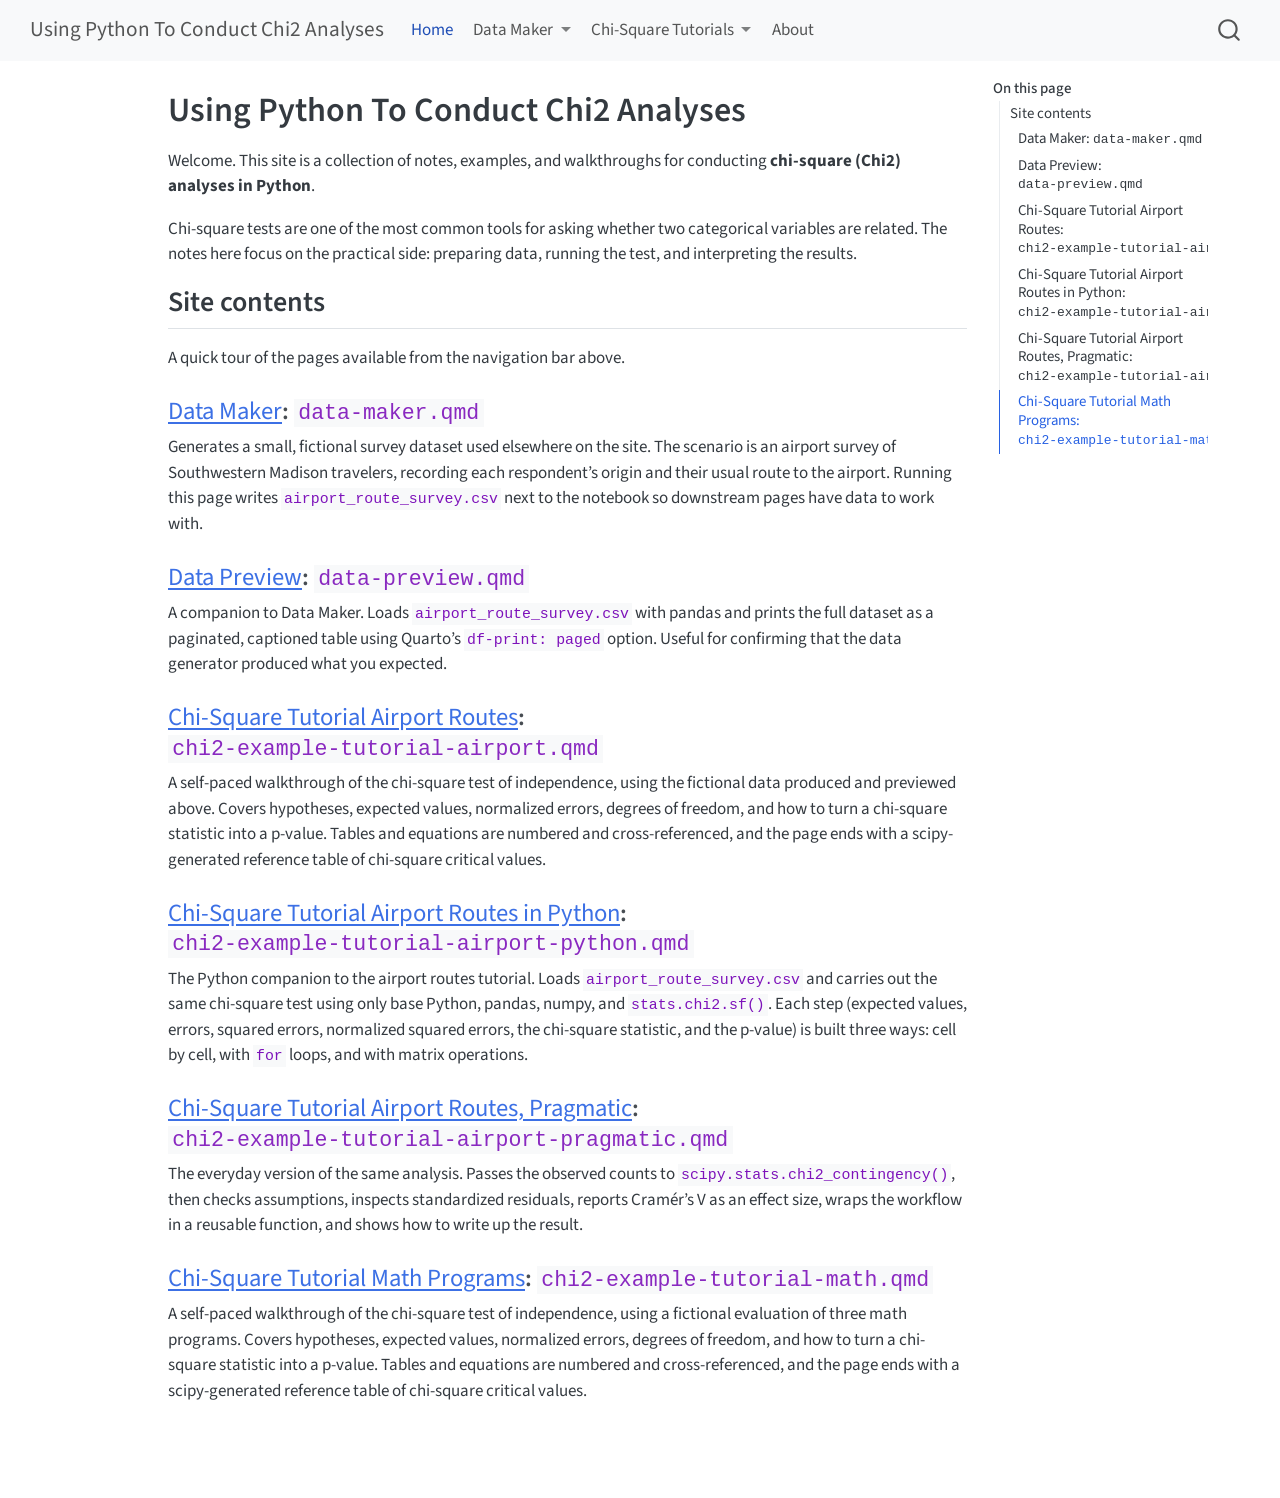
<file: index.html>
<!DOCTYPE html>
<html xmlns="http://www.w3.org/1999/xhtml" lang="en" xml:lang="en"><head>

<meta charset="utf-8">
<meta name="generator" content="quarto-1.6.39">

<meta name="viewport" content="width=device-width, initial-scale=1.0, user-scalable=yes">


<title>Using Python To Conduct Chi2 Analyses</title>
<style>
code{white-space: pre-wrap;}
span.smallcaps{font-variant: small-caps;}
div.columns{display: flex; gap: min(4vw, 1.5em);}
div.column{flex: auto; overflow-x: auto;}
div.hanging-indent{margin-left: 1.5em; text-indent: -1.5em;}
ul.task-list{list-style: none;}
ul.task-list li input[type="checkbox"] {
  width: 0.8em;
  margin: 0 0.8em 0.2em -1em; /* quarto-specific, see https://github.com/quarto-dev/quarto-cli/issues/4556 */ 
  vertical-align: middle;
}
</style>


<script src="site_libs/quarto-nav/quarto-nav.js"></script>
<script src="site_libs/quarto-nav/headroom.min.js"></script>
<script src="site_libs/clipboard/clipboard.min.js"></script>
<script src="site_libs/quarto-search/autocomplete.umd.js"></script>
<script src="site_libs/quarto-search/fuse.min.js"></script>
<script src="site_libs/quarto-search/quarto-search.js"></script>
<meta name="quarto:offset" content="./">
<script src="site_libs/quarto-html/quarto.js"></script>
<script src="site_libs/quarto-html/popper.min.js"></script>
<script src="site_libs/quarto-html/tippy.umd.min.js"></script>
<script src="site_libs/quarto-html/anchor.min.js"></script>
<link href="site_libs/quarto-html/tippy.css" rel="stylesheet">
<link href="site_libs/quarto-html/quarto-syntax-highlighting-e26003cea8cd680ca0c55a263523d882.css" rel="stylesheet" id="quarto-text-highlighting-styles">
<script src="site_libs/bootstrap/bootstrap.min.js"></script>
<link href="site_libs/bootstrap/bootstrap-icons.css" rel="stylesheet">
<link href="site_libs/bootstrap/bootstrap-6bd9cfa162949bde0a231f530c97869d.min.css" rel="stylesheet" append-hash="true" id="quarto-bootstrap" data-mode="light">
<script id="quarto-search-options" type="application/json">{
  "location": "navbar",
  "copy-button": false,
  "collapse-after": 3,
  "panel-placement": "end",
  "type": "overlay",
  "limit": 50,
  "keyboard-shortcut": [
    "f",
    "/",
    "s"
  ],
  "show-item-context": false,
  "language": {
    "search-no-results-text": "No results",
    "search-matching-documents-text": "matching documents",
    "search-copy-link-title": "Copy link to search",
    "search-hide-matches-text": "Hide additional matches",
    "search-more-match-text": "more match in this document",
    "search-more-matches-text": "more matches in this document",
    "search-clear-button-title": "Clear",
    "search-text-placeholder": "",
    "search-detached-cancel-button-title": "Cancel",
    "search-submit-button-title": "Submit",
    "search-label": "Search"
  }
}</script>


<link rel="stylesheet" href="styles.css">
</head>

<body class="nav-fixed">

<div id="quarto-search-results"></div>
  <header id="quarto-header" class="headroom fixed-top">
    <nav class="navbar navbar-expand-lg " data-bs-theme="dark">
      <div class="navbar-container container-fluid">
      <div class="navbar-brand-container mx-auto">
    <a class="navbar-brand" href="./index.html">
    <span class="navbar-title">Using Python To Conduct Chi2 Analyses</span>
    </a>
  </div>
            <div id="quarto-search" class="" title="Search"></div>
          <button class="navbar-toggler" type="button" data-bs-toggle="collapse" data-bs-target="#navbarCollapse" aria-controls="navbarCollapse" role="menu" aria-expanded="false" aria-label="Toggle navigation" onclick="if (window.quartoToggleHeadroom) { window.quartoToggleHeadroom(); }">
  <span class="navbar-toggler-icon"></span>
</button>
          <div class="collapse navbar-collapse" id="navbarCollapse">
            <ul class="navbar-nav navbar-nav-scroll me-auto">
  <li class="nav-item">
    <a class="nav-link active" href="./index.html" aria-current="page"> 
<span class="menu-text">Home</span></a>
  </li>  
  <li class="nav-item dropdown ">
    <a class="nav-link dropdown-toggle" href="#" id="nav-menu-data-maker" role="link" data-bs-toggle="dropdown" aria-expanded="false">
 <span class="menu-text">Data Maker</span>
    </a>
    <ul class="dropdown-menu" aria-labelledby="nav-menu-data-maker">    
        <li>
    <a class="dropdown-item" href="./data-maker.html">
 <span class="dropdown-text">Data Maker</span></a>
  </li>  
        <li>
    <a class="dropdown-item" href="./data-preview.html">
 <span class="dropdown-text">Data Preview</span></a>
  </li>  
    </ul>
  </li>
  <li class="nav-item dropdown ">
    <a class="nav-link dropdown-toggle" href="#" id="nav-menu-chi-square-tutorials" role="link" data-bs-toggle="dropdown" aria-expanded="false">
 <span class="menu-text">Chi-Square Tutorials</span>
    </a>
    <ul class="dropdown-menu" aria-labelledby="nav-menu-chi-square-tutorials">    
        <li>
    <a class="dropdown-item" href="./chi2-example-tutorial-airport.html">
 <span class="dropdown-text">Airport Routes</span></a>
  </li>  
        <li>
    <a class="dropdown-item" href="./chi2-example-tutorial-airport-python.html">
 <span class="dropdown-text">Airport Routes in Python</span></a>
  </li>  
        <li>
    <a class="dropdown-item" href="./chi2-example-tutorial-airport-pragmatic.html">
 <span class="dropdown-text">Airport Routes, Pragmatic</span></a>
  </li>  
        <li>
    <a class="dropdown-item" href="./chi2-example-tutorial-math.html">
 <span class="dropdown-text">Math Programs</span></a>
  </li>  
    </ul>
  </li>
  <li class="nav-item">
    <a class="nav-link" href="./about.html"> 
<span class="menu-text">About</span></a>
  </li>  
</ul>
          </div> <!-- /navcollapse -->
            <div class="quarto-navbar-tools">
</div>
      </div> <!-- /container-fluid -->
    </nav>
</header>
<!-- content -->
<div id="quarto-content" class="quarto-container page-columns page-rows-contents page-layout-article page-navbar">
<!-- sidebar -->
<!-- margin-sidebar -->
    <div id="quarto-margin-sidebar" class="sidebar margin-sidebar">
        <nav id="TOC" role="doc-toc" class="toc-active">
    <h2 id="toc-title">On this page</h2>
   
  <ul>
  <li><a href="#site-contents" id="toc-site-contents" class="nav-link active" data-scroll-target="#site-contents">Site contents</a>
  <ul class="collapse">
  <li><a href="#data-maker-data-maker.qmd" id="toc-data-maker-data-maker.qmd" class="nav-link" data-scroll-target="#data-maker-data-maker.qmd">Data Maker: <code>data-maker.qmd</code></a></li>
  <li><a href="#data-preview-data-preview.qmd" id="toc-data-preview-data-preview.qmd" class="nav-link" data-scroll-target="#data-preview-data-preview.qmd">Data Preview: <code>data-preview.qmd</code></a></li>
  <li><a href="#chi-square-tutorial-airport-routes-chi2-example-tutorial-airport.qmd" id="toc-chi-square-tutorial-airport-routes-chi2-example-tutorial-airport.qmd" class="nav-link" data-scroll-target="#chi-square-tutorial-airport-routes-chi2-example-tutorial-airport.qmd">Chi-Square Tutorial Airport Routes: <code>chi2-example-tutorial-airport.qmd</code></a></li>
  <li><a href="#chi-square-tutorial-airport-routes-in-python-chi2-example-tutorial-airport-python.qmd" id="toc-chi-square-tutorial-airport-routes-in-python-chi2-example-tutorial-airport-python.qmd" class="nav-link" data-scroll-target="#chi-square-tutorial-airport-routes-in-python-chi2-example-tutorial-airport-python.qmd">Chi-Square Tutorial Airport Routes in Python: <code>chi2-example-tutorial-airport-python.qmd</code></a></li>
  <li><a href="#chi-square-tutorial-airport-routes-pragmatic-chi2-example-tutorial-airport-pragmatic.qmd" id="toc-chi-square-tutorial-airport-routes-pragmatic-chi2-example-tutorial-airport-pragmatic.qmd" class="nav-link" data-scroll-target="#chi-square-tutorial-airport-routes-pragmatic-chi2-example-tutorial-airport-pragmatic.qmd">Chi-Square Tutorial Airport Routes, Pragmatic: <code>chi2-example-tutorial-airport-pragmatic.qmd</code></a></li>
  <li><a href="#chi-square-tutorial-math-programs-chi2-example-tutorial-math.qmd" id="toc-chi-square-tutorial-math-programs-chi2-example-tutorial-math.qmd" class="nav-link" data-scroll-target="#chi-square-tutorial-math-programs-chi2-example-tutorial-math.qmd">Chi-Square Tutorial Math Programs: <code>chi2-example-tutorial-math.qmd</code></a></li>
  </ul></li>
  </ul>
</nav>
    </div>
<!-- main -->
<main class="content" id="quarto-document-content">

<header id="title-block-header" class="quarto-title-block default">
<div class="quarto-title">
<h1 class="title">Using Python To Conduct Chi2 Analyses</h1>
</div>



<div class="quarto-title-meta">

    
  
    
  </div>
  


</header>


<p>Welcome. This site is a collection of notes, examples, and walkthroughs for conducting <strong>chi-square (Chi2) analyses in Python</strong>.</p>
<p>Chi-square tests are one of the most common tools for asking whether two categorical variables are related. The notes here focus on the practical side: preparing data, running the test, and interpreting the results.</p>
<section id="site-contents" class="level2">
<h2 class="anchored" data-anchor-id="site-contents">Site contents</h2>
<p>A quick tour of the pages available from the navigation bar above.</p>
<section id="data-maker-data-maker.qmd" class="level3">
<h3 class="anchored" data-anchor-id="data-maker-data-maker.qmd"><a href="./data-maker.html">Data Maker</a>: <code>data-maker.qmd</code></h3>
<p>Generates a small, fictional survey dataset used elsewhere on the site. The scenario is an airport survey of Southwestern Madison travelers, recording each respondent’s origin and their usual route to the airport. Running this page writes <code>airport_route_survey.csv</code> next to the notebook so downstream pages have data to work with.</p>
</section>
<section id="data-preview-data-preview.qmd" class="level3">
<h3 class="anchored" data-anchor-id="data-preview-data-preview.qmd"><a href="./data-preview.html">Data Preview</a>: <code>data-preview.qmd</code></h3>
<p>A companion to Data Maker. Loads <code>airport_route_survey.csv</code> with pandas and prints the full dataset as a paginated, captioned table using Quarto’s <code>df-print: paged</code> option. Useful for confirming that the data generator produced what you expected.</p>
</section>
<section id="chi-square-tutorial-airport-routes-chi2-example-tutorial-airport.qmd" class="level3">
<h3 class="anchored" data-anchor-id="chi-square-tutorial-airport-routes-chi2-example-tutorial-airport.qmd"><a href="./chi2-example-tutorial-airport.html">Chi-Square Tutorial Airport Routes</a>: <code>chi2-example-tutorial-airport.qmd</code></h3>
<p>A self-paced walkthrough of the chi-square test of independence, using the fictional data produced and previewed above. Covers hypotheses, expected values, normalized errors, degrees of freedom, and how to turn a chi-square statistic into a p-value. Tables and equations are numbered and cross-referenced, and the page ends with a scipy-generated reference table of chi-square critical values.</p>
</section>
<section id="chi-square-tutorial-airport-routes-in-python-chi2-example-tutorial-airport-python.qmd" class="level3">
<h3 class="anchored" data-anchor-id="chi-square-tutorial-airport-routes-in-python-chi2-example-tutorial-airport-python.qmd"><a href="./chi2-example-tutorial-airport-python.html">Chi-Square Tutorial Airport Routes in Python</a>: <code>chi2-example-tutorial-airport-python.qmd</code></h3>
<p>The Python companion to the airport routes tutorial. Loads <code>airport_route_survey.csv</code> and carries out the same chi-square test using only base Python, pandas, numpy, and <code>stats.chi2.sf()</code>. Each step (expected values, errors, squared errors, normalized squared errors, the chi-square statistic, and the p-value) is built three ways: cell by cell, with <code>for</code> loops, and with matrix operations.</p>
</section>
<section id="chi-square-tutorial-airport-routes-pragmatic-chi2-example-tutorial-airport-pragmatic.qmd" class="level3">
<h3 class="anchored" data-anchor-id="chi-square-tutorial-airport-routes-pragmatic-chi2-example-tutorial-airport-pragmatic.qmd"><a href="./chi2-example-tutorial-airport-pragmatic.html">Chi-Square Tutorial Airport Routes, Pragmatic</a>: <code>chi2-example-tutorial-airport-pragmatic.qmd</code></h3>
<p>The everyday version of the same analysis. Passes the observed counts to <code>scipy.stats.chi2_contingency()</code>, then checks assumptions, inspects standardized residuals, reports Cramér’s V as an effect size, wraps the workflow in a reusable function, and shows how to write up the result.</p>
</section>
<section id="chi-square-tutorial-math-programs-chi2-example-tutorial-math.qmd" class="level3">
<h3 class="anchored" data-anchor-id="chi-square-tutorial-math-programs-chi2-example-tutorial-math.qmd"><a href="./chi2-example-tutorial-math.html">Chi-Square Tutorial Math Programs</a>: <code>chi2-example-tutorial-math.qmd</code></h3>
<p>A self-paced walkthrough of the chi-square test of independence, using a fictional evaluation of three math programs. Covers hypotheses, expected values, normalized errors, degrees of freedom, and how to turn a chi-square statistic into a p-value. Tables and equations are numbered and cross-referenced, and the page ends with a scipy-generated reference table of chi-square critical values.</p>


</section>
</section>

</main> <!-- /main -->
<script id="quarto-html-after-body" type="application/javascript">
window.document.addEventListener("DOMContentLoaded", function (event) {
  const toggleBodyColorMode = (bsSheetEl) => {
    const mode = bsSheetEl.getAttribute("data-mode");
    const bodyEl = window.document.querySelector("body");
    if (mode === "dark") {
      bodyEl.classList.add("quarto-dark");
      bodyEl.classList.remove("quarto-light");
    } else {
      bodyEl.classList.add("quarto-light");
      bodyEl.classList.remove("quarto-dark");
    }
  }
  const toggleBodyColorPrimary = () => {
    const bsSheetEl = window.document.querySelector("link#quarto-bootstrap");
    if (bsSheetEl) {
      toggleBodyColorMode(bsSheetEl);
    }
  }
  toggleBodyColorPrimary();  
  const icon = "";
  const anchorJS = new window.AnchorJS();
  anchorJS.options = {
    placement: 'right',
    icon: icon
  };
  anchorJS.add('.anchored');
  const isCodeAnnotation = (el) => {
    for (const clz of el.classList) {
      if (clz.startsWith('code-annotation-')) {                     
        return true;
      }
    }
    return false;
  }
  const onCopySuccess = function(e) {
    // button target
    const button = e.trigger;
    // don't keep focus
    button.blur();
    // flash "checked"
    button.classList.add('code-copy-button-checked');
    var currentTitle = button.getAttribute("title");
    button.setAttribute("title", "Copied!");
    let tooltip;
    if (window.bootstrap) {
      button.setAttribute("data-bs-toggle", "tooltip");
      button.setAttribute("data-bs-placement", "left");
      button.setAttribute("data-bs-title", "Copied!");
      tooltip = new bootstrap.Tooltip(button, 
        { trigger: "manual", 
          customClass: "code-copy-button-tooltip",
          offset: [0, -8]});
      tooltip.show();    
    }
    setTimeout(function() {
      if (tooltip) {
        tooltip.hide();
        button.removeAttribute("data-bs-title");
        button.removeAttribute("data-bs-toggle");
        button.removeAttribute("data-bs-placement");
      }
      button.setAttribute("title", currentTitle);
      button.classList.remove('code-copy-button-checked');
    }, 1000);
    // clear code selection
    e.clearSelection();
  }
  const getTextToCopy = function(trigger) {
      const codeEl = trigger.previousElementSibling.cloneNode(true);
      for (const childEl of codeEl.children) {
        if (isCodeAnnotation(childEl)) {
          childEl.remove();
        }
      }
      return codeEl.innerText;
  }
  const clipboard = new window.ClipboardJS('.code-copy-button:not([data-in-quarto-modal])', {
    text: getTextToCopy
  });
  clipboard.on('success', onCopySuccess);
  if (window.document.getElementById('quarto-embedded-source-code-modal')) {
    const clipboardModal = new window.ClipboardJS('.code-copy-button[data-in-quarto-modal]', {
      text: getTextToCopy,
      container: window.document.getElementById('quarto-embedded-source-code-modal')
    });
    clipboardModal.on('success', onCopySuccess);
  }
    var localhostRegex = new RegExp(/^(?:http|https):\/\/localhost\:?[0-9]*\//);
    var mailtoRegex = new RegExp(/^mailto:/);
      var filterRegex = new RegExp("https:\/\/adamrossnelson\.github\.io\/airport-chi2\/");
    var isInternal = (href) => {
        return filterRegex.test(href) || localhostRegex.test(href) || mailtoRegex.test(href);
    }
    // Inspect non-navigation links and adorn them if external
 	var links = window.document.querySelectorAll('a[href]:not(.nav-link):not(.navbar-brand):not(.toc-action):not(.sidebar-link):not(.sidebar-item-toggle):not(.pagination-link):not(.no-external):not([aria-hidden]):not(.dropdown-item):not(.quarto-navigation-tool):not(.about-link)');
    for (var i=0; i<links.length; i++) {
      const link = links[i];
      if (!isInternal(link.href)) {
        // undo the damage that might have been done by quarto-nav.js in the case of
        // links that we want to consider external
        if (link.dataset.originalHref !== undefined) {
          link.href = link.dataset.originalHref;
        }
      }
    }
  function tippyHover(el, contentFn, onTriggerFn, onUntriggerFn) {
    const config = {
      allowHTML: true,
      maxWidth: 500,
      delay: 100,
      arrow: false,
      appendTo: function(el) {
          return el.parentElement;
      },
      interactive: true,
      interactiveBorder: 10,
      theme: 'quarto',
      placement: 'bottom-start',
    };
    if (contentFn) {
      config.content = contentFn;
    }
    if (onTriggerFn) {
      config.onTrigger = onTriggerFn;
    }
    if (onUntriggerFn) {
      config.onUntrigger = onUntriggerFn;
    }
    window.tippy(el, config); 
  }
  const noterefs = window.document.querySelectorAll('a[role="doc-noteref"]');
  for (var i=0; i<noterefs.length; i++) {
    const ref = noterefs[i];
    tippyHover(ref, function() {
      // use id or data attribute instead here
      let href = ref.getAttribute('data-footnote-href') || ref.getAttribute('href');
      try { href = new URL(href).hash; } catch {}
      const id = href.replace(/^#\/?/, "");
      const note = window.document.getElementById(id);
      if (note) {
        return note.innerHTML;
      } else {
        return "";
      }
    });
  }
  const xrefs = window.document.querySelectorAll('a.quarto-xref');
  const processXRef = (id, note) => {
    // Strip column container classes
    const stripColumnClz = (el) => {
      el.classList.remove("page-full", "page-columns");
      if (el.children) {
        for (const child of el.children) {
          stripColumnClz(child);
        }
      }
    }
    stripColumnClz(note)
    if (id === null || id.startsWith('sec-')) {
      // Special case sections, only their first couple elements
      const container = document.createElement("div");
      if (note.children && note.children.length > 2) {
        container.appendChild(note.children[0].cloneNode(true));
        for (let i = 1; i < note.children.length; i++) {
          const child = note.children[i];
          if (child.tagName === "P" && child.innerText === "") {
            continue;
          } else {
            container.appendChild(child.cloneNode(true));
            break;
          }
        }
        if (window.Quarto?.typesetMath) {
          window.Quarto.typesetMath(container);
        }
        return container.innerHTML
      } else {
        if (window.Quarto?.typesetMath) {
          window.Quarto.typesetMath(note);
        }
        return note.innerHTML;
      }
    } else {
      // Remove any anchor links if they are present
      const anchorLink = note.querySelector('a.anchorjs-link');
      if (anchorLink) {
        anchorLink.remove();
      }
      if (window.Quarto?.typesetMath) {
        window.Quarto.typesetMath(note);
      }
      if (note.classList.contains("callout")) {
        return note.outerHTML;
      } else {
        return note.innerHTML;
      }
    }
  }
  for (var i=0; i<xrefs.length; i++) {
    const xref = xrefs[i];
    tippyHover(xref, undefined, function(instance) {
      instance.disable();
      let url = xref.getAttribute('href');
      let hash = undefined; 
      if (url.startsWith('#')) {
        hash = url;
      } else {
        try { hash = new URL(url).hash; } catch {}
      }
      if (hash) {
        const id = hash.replace(/^#\/?/, "");
        const note = window.document.getElementById(id);
        if (note !== null) {
          try {
            const html = processXRef(id, note.cloneNode(true));
            instance.setContent(html);
          } finally {
            instance.enable();
            instance.show();
          }
        } else {
          // See if we can fetch this
          fetch(url.split('#')[0])
          .then(res => res.text())
          .then(html => {
            const parser = new DOMParser();
            const htmlDoc = parser.parseFromString(html, "text/html");
            const note = htmlDoc.getElementById(id);
            if (note !== null) {
              const html = processXRef(id, note);
              instance.setContent(html);
            } 
          }).finally(() => {
            instance.enable();
            instance.show();
          });
        }
      } else {
        // See if we can fetch a full url (with no hash to target)
        // This is a special case and we should probably do some content thinning / targeting
        fetch(url)
        .then(res => res.text())
        .then(html => {
          const parser = new DOMParser();
          const htmlDoc = parser.parseFromString(html, "text/html");
          const note = htmlDoc.querySelector('main.content');
          if (note !== null) {
            // This should only happen for chapter cross references
            // (since there is no id in the URL)
            // remove the first header
            if (note.children.length > 0 && note.children[0].tagName === "HEADER") {
              note.children[0].remove();
            }
            const html = processXRef(null, note);
            instance.setContent(html);
          } 
        }).finally(() => {
          instance.enable();
          instance.show();
        });
      }
    }, function(instance) {
    });
  }
      let selectedAnnoteEl;
      const selectorForAnnotation = ( cell, annotation) => {
        let cellAttr = 'data-code-cell="' + cell + '"';
        let lineAttr = 'data-code-annotation="' +  annotation + '"';
        const selector = 'span[' + cellAttr + '][' + lineAttr + ']';
        return selector;
      }
      const selectCodeLines = (annoteEl) => {
        const doc = window.document;
        const targetCell = annoteEl.getAttribute("data-target-cell");
        const targetAnnotation = annoteEl.getAttribute("data-target-annotation");
        const annoteSpan = window.document.querySelector(selectorForAnnotation(targetCell, targetAnnotation));
        const lines = annoteSpan.getAttribute("data-code-lines").split(",");
        const lineIds = lines.map((line) => {
          return targetCell + "-" + line;
        })
        let top = null;
        let height = null;
        let parent = null;
        if (lineIds.length > 0) {
            //compute the position of the single el (top and bottom and make a div)
            const el = window.document.getElementById(lineIds[0]);
            top = el.offsetTop;
            height = el.offsetHeight;
            parent = el.parentElement.parentElement;
          if (lineIds.length > 1) {
            const lastEl = window.document.getElementById(lineIds[lineIds.length - 1]);
            const bottom = lastEl.offsetTop + lastEl.offsetHeight;
            height = bottom - top;
          }
          if (top !== null && height !== null && parent !== null) {
            // cook up a div (if necessary) and position it 
            let div = window.document.getElementById("code-annotation-line-highlight");
            if (div === null) {
              div = window.document.createElement("div");
              div.setAttribute("id", "code-annotation-line-highlight");
              div.style.position = 'absolute';
              parent.appendChild(div);
            }
            div.style.top = top - 2 + "px";
            div.style.height = height + 4 + "px";
            div.style.left = 0;
            let gutterDiv = window.document.getElementById("code-annotation-line-highlight-gutter");
            if (gutterDiv === null) {
              gutterDiv = window.document.createElement("div");
              gutterDiv.setAttribute("id", "code-annotation-line-highlight-gutter");
              gutterDiv.style.position = 'absolute';
              const codeCell = window.document.getElementById(targetCell);
              const gutter = codeCell.querySelector('.code-annotation-gutter');
              gutter.appendChild(gutterDiv);
            }
            gutterDiv.style.top = top - 2 + "px";
            gutterDiv.style.height = height + 4 + "px";
          }
          selectedAnnoteEl = annoteEl;
        }
      };
      const unselectCodeLines = () => {
        const elementsIds = ["code-annotation-line-highlight", "code-annotation-line-highlight-gutter"];
        elementsIds.forEach((elId) => {
          const div = window.document.getElementById(elId);
          if (div) {
            div.remove();
          }
        });
        selectedAnnoteEl = undefined;
      };
        // Handle positioning of the toggle
    window.addEventListener(
      "resize",
      throttle(() => {
        elRect = undefined;
        if (selectedAnnoteEl) {
          selectCodeLines(selectedAnnoteEl);
        }
      }, 10)
    );
    function throttle(fn, ms) {
    let throttle = false;
    let timer;
      return (...args) => {
        if(!throttle) { // first call gets through
            fn.apply(this, args);
            throttle = true;
        } else { // all the others get throttled
            if(timer) clearTimeout(timer); // cancel #2
            timer = setTimeout(() => {
              fn.apply(this, args);
              timer = throttle = false;
            }, ms);
        }
      };
    }
      // Attach click handler to the DT
      const annoteDls = window.document.querySelectorAll('dt[data-target-cell]');
      for (const annoteDlNode of annoteDls) {
        annoteDlNode.addEventListener('click', (event) => {
          const clickedEl = event.target;
          if (clickedEl !== selectedAnnoteEl) {
            unselectCodeLines();
            const activeEl = window.document.querySelector('dt[data-target-cell].code-annotation-active');
            if (activeEl) {
              activeEl.classList.remove('code-annotation-active');
            }
            selectCodeLines(clickedEl);
            clickedEl.classList.add('code-annotation-active');
          } else {
            // Unselect the line
            unselectCodeLines();
            clickedEl.classList.remove('code-annotation-active');
          }
        });
      }
  const findCites = (el) => {
    const parentEl = el.parentElement;
    if (parentEl) {
      const cites = parentEl.dataset.cites;
      if (cites) {
        return {
          el,
          cites: cites.split(' ')
        };
      } else {
        return findCites(el.parentElement)
      }
    } else {
      return undefined;
    }
  };
  var bibliorefs = window.document.querySelectorAll('a[role="doc-biblioref"]');
  for (var i=0; i<bibliorefs.length; i++) {
    const ref = bibliorefs[i];
    const citeInfo = findCites(ref);
    if (citeInfo) {
      tippyHover(citeInfo.el, function() {
        var popup = window.document.createElement('div');
        citeInfo.cites.forEach(function(cite) {
          var citeDiv = window.document.createElement('div');
          citeDiv.classList.add('hanging-indent');
          citeDiv.classList.add('csl-entry');
          var biblioDiv = window.document.getElementById('ref-' + cite);
          if (biblioDiv) {
            citeDiv.innerHTML = biblioDiv.innerHTML;
          }
          popup.appendChild(citeDiv);
        });
        return popup.innerHTML;
      });
    }
  }
});
</script>
</div> <!-- /content -->




</body></html>
</file>
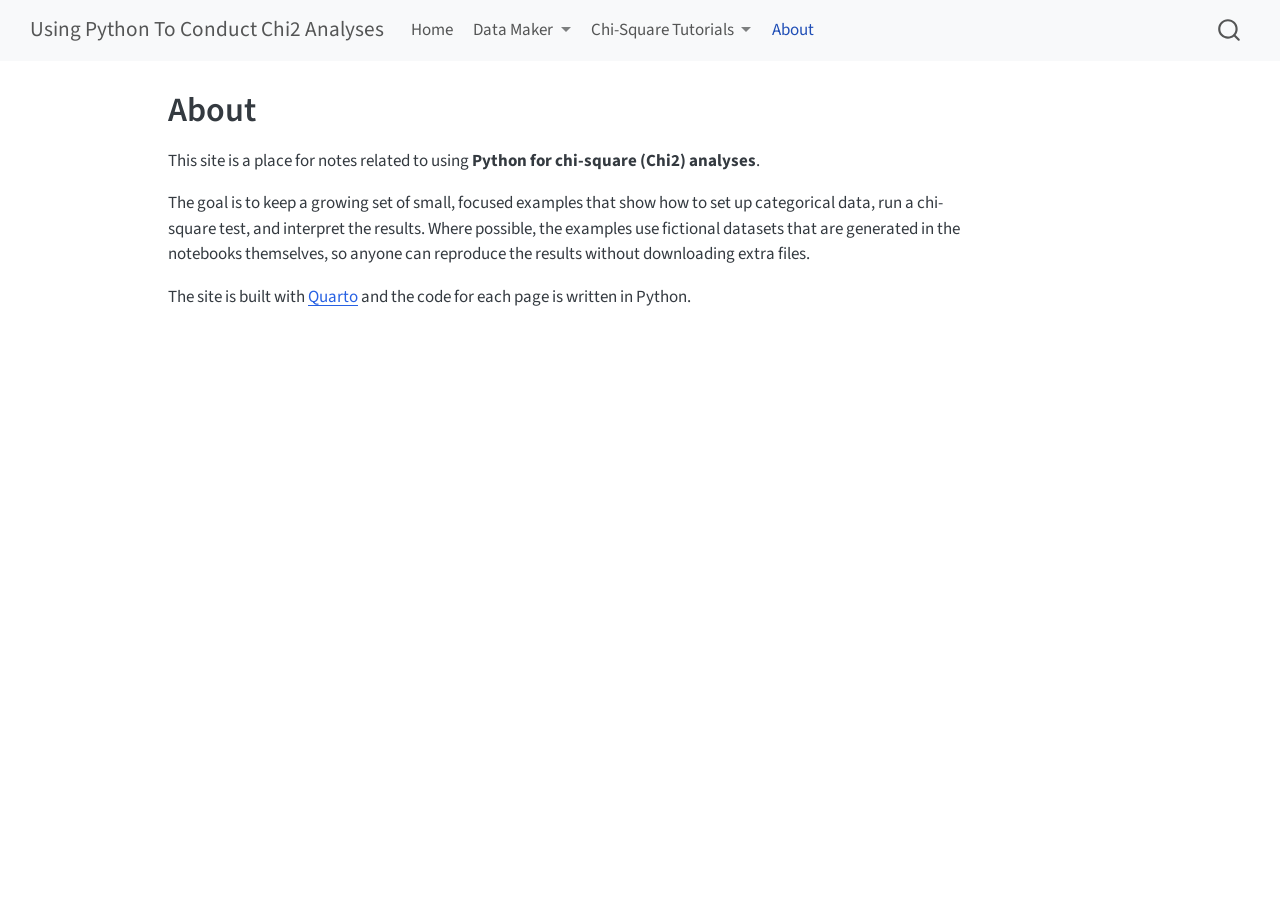
<file: about.html>
<!DOCTYPE html>
<html xmlns="http://www.w3.org/1999/xhtml" lang="en" xml:lang="en"><head>

<meta charset="utf-8">
<meta name="generator" content="quarto-1.6.39">

<meta name="viewport" content="width=device-width, initial-scale=1.0, user-scalable=yes">


<title>About – Using Python To Conduct Chi2 Analyses</title>
<style>
code{white-space: pre-wrap;}
span.smallcaps{font-variant: small-caps;}
div.columns{display: flex; gap: min(4vw, 1.5em);}
div.column{flex: auto; overflow-x: auto;}
div.hanging-indent{margin-left: 1.5em; text-indent: -1.5em;}
ul.task-list{list-style: none;}
ul.task-list li input[type="checkbox"] {
  width: 0.8em;
  margin: 0 0.8em 0.2em -1em; /* quarto-specific, see https://github.com/quarto-dev/quarto-cli/issues/4556 */ 
  vertical-align: middle;
}
</style>


<script src="site_libs/quarto-nav/quarto-nav.js"></script>
<script src="site_libs/quarto-nav/headroom.min.js"></script>
<script src="site_libs/clipboard/clipboard.min.js"></script>
<script src="site_libs/quarto-search/autocomplete.umd.js"></script>
<script src="site_libs/quarto-search/fuse.min.js"></script>
<script src="site_libs/quarto-search/quarto-search.js"></script>
<meta name="quarto:offset" content="./">
<script src="site_libs/quarto-html/quarto.js"></script>
<script src="site_libs/quarto-html/popper.min.js"></script>
<script src="site_libs/quarto-html/tippy.umd.min.js"></script>
<script src="site_libs/quarto-html/anchor.min.js"></script>
<link href="site_libs/quarto-html/tippy.css" rel="stylesheet">
<link href="site_libs/quarto-html/quarto-syntax-highlighting-e26003cea8cd680ca0c55a263523d882.css" rel="stylesheet" id="quarto-text-highlighting-styles">
<script src="site_libs/bootstrap/bootstrap.min.js"></script>
<link href="site_libs/bootstrap/bootstrap-icons.css" rel="stylesheet">
<link href="site_libs/bootstrap/bootstrap-6bd9cfa162949bde0a231f530c97869d.min.css" rel="stylesheet" append-hash="true" id="quarto-bootstrap" data-mode="light">
<script id="quarto-search-options" type="application/json">{
  "location": "navbar",
  "copy-button": false,
  "collapse-after": 3,
  "panel-placement": "end",
  "type": "overlay",
  "limit": 50,
  "keyboard-shortcut": [
    "f",
    "/",
    "s"
  ],
  "show-item-context": false,
  "language": {
    "search-no-results-text": "No results",
    "search-matching-documents-text": "matching documents",
    "search-copy-link-title": "Copy link to search",
    "search-hide-matches-text": "Hide additional matches",
    "search-more-match-text": "more match in this document",
    "search-more-matches-text": "more matches in this document",
    "search-clear-button-title": "Clear",
    "search-text-placeholder": "",
    "search-detached-cancel-button-title": "Cancel",
    "search-submit-button-title": "Submit",
    "search-label": "Search"
  }
}</script>


<link rel="stylesheet" href="styles.css">
</head>

<body class="nav-fixed">

<div id="quarto-search-results"></div>
  <header id="quarto-header" class="headroom fixed-top">
    <nav class="navbar navbar-expand-lg " data-bs-theme="dark">
      <div class="navbar-container container-fluid">
      <div class="navbar-brand-container mx-auto">
    <a class="navbar-brand" href="./index.html">
    <span class="navbar-title">Using Python To Conduct Chi2 Analyses</span>
    </a>
  </div>
            <div id="quarto-search" class="" title="Search"></div>
          <button class="navbar-toggler" type="button" data-bs-toggle="collapse" data-bs-target="#navbarCollapse" aria-controls="navbarCollapse" role="menu" aria-expanded="false" aria-label="Toggle navigation" onclick="if (window.quartoToggleHeadroom) { window.quartoToggleHeadroom(); }">
  <span class="navbar-toggler-icon"></span>
</button>
          <div class="collapse navbar-collapse" id="navbarCollapse">
            <ul class="navbar-nav navbar-nav-scroll me-auto">
  <li class="nav-item">
    <a class="nav-link" href="./index.html"> 
<span class="menu-text">Home</span></a>
  </li>  
  <li class="nav-item dropdown ">
    <a class="nav-link dropdown-toggle" href="#" id="nav-menu-data-maker" role="link" data-bs-toggle="dropdown" aria-expanded="false">
 <span class="menu-text">Data Maker</span>
    </a>
    <ul class="dropdown-menu" aria-labelledby="nav-menu-data-maker">    
        <li>
    <a class="dropdown-item" href="./data-maker.html">
 <span class="dropdown-text">Data Maker</span></a>
  </li>  
        <li>
    <a class="dropdown-item" href="./data-preview.html">
 <span class="dropdown-text">Data Preview</span></a>
  </li>  
    </ul>
  </li>
  <li class="nav-item dropdown ">
    <a class="nav-link dropdown-toggle" href="#" id="nav-menu-chi-square-tutorials" role="link" data-bs-toggle="dropdown" aria-expanded="false">
 <span class="menu-text">Chi-Square Tutorials</span>
    </a>
    <ul class="dropdown-menu" aria-labelledby="nav-menu-chi-square-tutorials">    
        <li>
    <a class="dropdown-item" href="./chi2-example-tutorial-airport.html">
 <span class="dropdown-text">Airport Routes</span></a>
  </li>  
        <li>
    <a class="dropdown-item" href="./chi2-example-tutorial-airport-python.html">
 <span class="dropdown-text">Airport Routes in Python</span></a>
  </li>  
        <li>
    <a class="dropdown-item" href="./chi2-example-tutorial-airport-pragmatic.html">
 <span class="dropdown-text">Airport Routes, Pragmatic</span></a>
  </li>  
        <li>
    <a class="dropdown-item" href="./chi2-example-tutorial-math.html">
 <span class="dropdown-text">Math Programs</span></a>
  </li>  
    </ul>
  </li>
  <li class="nav-item">
    <a class="nav-link active" href="./about.html" aria-current="page"> 
<span class="menu-text">About</span></a>
  </li>  
</ul>
          </div> <!-- /navcollapse -->
            <div class="quarto-navbar-tools">
</div>
      </div> <!-- /container-fluid -->
    </nav>
</header>
<!-- content -->
<div id="quarto-content" class="quarto-container page-columns page-rows-contents page-layout-article page-navbar">
<!-- sidebar -->
<!-- margin-sidebar -->
    <div id="quarto-margin-sidebar" class="sidebar margin-sidebar zindex-bottom">
        
    </div>
<!-- main -->
<main class="content" id="quarto-document-content">

<header id="title-block-header" class="quarto-title-block default">
<div class="quarto-title">
<h1 class="title">About</h1>
</div>



<div class="quarto-title-meta">

    
  
    
  </div>
  


</header>


<p>This site is a place for notes related to using <strong>Python for chi-square (Chi2) analyses</strong>.</p>
<p>The goal is to keep a growing set of small, focused examples that show how to set up categorical data, run a chi-square test, and interpret the results. Where possible, the examples use fictional datasets that are generated in the notebooks themselves, so anyone can reproduce the results without downloading extra files.</p>
<p>The site is built with <a href="https://quarto.org">Quarto</a> and the code for each page is written in Python.</p>



</main> <!-- /main -->
<script id="quarto-html-after-body" type="application/javascript">
window.document.addEventListener("DOMContentLoaded", function (event) {
  const toggleBodyColorMode = (bsSheetEl) => {
    const mode = bsSheetEl.getAttribute("data-mode");
    const bodyEl = window.document.querySelector("body");
    if (mode === "dark") {
      bodyEl.classList.add("quarto-dark");
      bodyEl.classList.remove("quarto-light");
    } else {
      bodyEl.classList.add("quarto-light");
      bodyEl.classList.remove("quarto-dark");
    }
  }
  const toggleBodyColorPrimary = () => {
    const bsSheetEl = window.document.querySelector("link#quarto-bootstrap");
    if (bsSheetEl) {
      toggleBodyColorMode(bsSheetEl);
    }
  }
  toggleBodyColorPrimary();  
  const icon = "";
  const anchorJS = new window.AnchorJS();
  anchorJS.options = {
    placement: 'right',
    icon: icon
  };
  anchorJS.add('.anchored');
  const isCodeAnnotation = (el) => {
    for (const clz of el.classList) {
      if (clz.startsWith('code-annotation-')) {                     
        return true;
      }
    }
    return false;
  }
  const onCopySuccess = function(e) {
    // button target
    const button = e.trigger;
    // don't keep focus
    button.blur();
    // flash "checked"
    button.classList.add('code-copy-button-checked');
    var currentTitle = button.getAttribute("title");
    button.setAttribute("title", "Copied!");
    let tooltip;
    if (window.bootstrap) {
      button.setAttribute("data-bs-toggle", "tooltip");
      button.setAttribute("data-bs-placement", "left");
      button.setAttribute("data-bs-title", "Copied!");
      tooltip = new bootstrap.Tooltip(button, 
        { trigger: "manual", 
          customClass: "code-copy-button-tooltip",
          offset: [0, -8]});
      tooltip.show();    
    }
    setTimeout(function() {
      if (tooltip) {
        tooltip.hide();
        button.removeAttribute("data-bs-title");
        button.removeAttribute("data-bs-toggle");
        button.removeAttribute("data-bs-placement");
      }
      button.setAttribute("title", currentTitle);
      button.classList.remove('code-copy-button-checked');
    }, 1000);
    // clear code selection
    e.clearSelection();
  }
  const getTextToCopy = function(trigger) {
      const codeEl = trigger.previousElementSibling.cloneNode(true);
      for (const childEl of codeEl.children) {
        if (isCodeAnnotation(childEl)) {
          childEl.remove();
        }
      }
      return codeEl.innerText;
  }
  const clipboard = new window.ClipboardJS('.code-copy-button:not([data-in-quarto-modal])', {
    text: getTextToCopy
  });
  clipboard.on('success', onCopySuccess);
  if (window.document.getElementById('quarto-embedded-source-code-modal')) {
    const clipboardModal = new window.ClipboardJS('.code-copy-button[data-in-quarto-modal]', {
      text: getTextToCopy,
      container: window.document.getElementById('quarto-embedded-source-code-modal')
    });
    clipboardModal.on('success', onCopySuccess);
  }
    var localhostRegex = new RegExp(/^(?:http|https):\/\/localhost\:?[0-9]*\//);
    var mailtoRegex = new RegExp(/^mailto:/);
      var filterRegex = new RegExp("https:\/\/adamrossnelson\.github\.io\/airport-chi2\/");
    var isInternal = (href) => {
        return filterRegex.test(href) || localhostRegex.test(href) || mailtoRegex.test(href);
    }
    // Inspect non-navigation links and adorn them if external
 	var links = window.document.querySelectorAll('a[href]:not(.nav-link):not(.navbar-brand):not(.toc-action):not(.sidebar-link):not(.sidebar-item-toggle):not(.pagination-link):not(.no-external):not([aria-hidden]):not(.dropdown-item):not(.quarto-navigation-tool):not(.about-link)');
    for (var i=0; i<links.length; i++) {
      const link = links[i];
      if (!isInternal(link.href)) {
        // undo the damage that might have been done by quarto-nav.js in the case of
        // links that we want to consider external
        if (link.dataset.originalHref !== undefined) {
          link.href = link.dataset.originalHref;
        }
      }
    }
  function tippyHover(el, contentFn, onTriggerFn, onUntriggerFn) {
    const config = {
      allowHTML: true,
      maxWidth: 500,
      delay: 100,
      arrow: false,
      appendTo: function(el) {
          return el.parentElement;
      },
      interactive: true,
      interactiveBorder: 10,
      theme: 'quarto',
      placement: 'bottom-start',
    };
    if (contentFn) {
      config.content = contentFn;
    }
    if (onTriggerFn) {
      config.onTrigger = onTriggerFn;
    }
    if (onUntriggerFn) {
      config.onUntrigger = onUntriggerFn;
    }
    window.tippy(el, config); 
  }
  const noterefs = window.document.querySelectorAll('a[role="doc-noteref"]');
  for (var i=0; i<noterefs.length; i++) {
    const ref = noterefs[i];
    tippyHover(ref, function() {
      // use id or data attribute instead here
      let href = ref.getAttribute('data-footnote-href') || ref.getAttribute('href');
      try { href = new URL(href).hash; } catch {}
      const id = href.replace(/^#\/?/, "");
      const note = window.document.getElementById(id);
      if (note) {
        return note.innerHTML;
      } else {
        return "";
      }
    });
  }
  const xrefs = window.document.querySelectorAll('a.quarto-xref');
  const processXRef = (id, note) => {
    // Strip column container classes
    const stripColumnClz = (el) => {
      el.classList.remove("page-full", "page-columns");
      if (el.children) {
        for (const child of el.children) {
          stripColumnClz(child);
        }
      }
    }
    stripColumnClz(note)
    if (id === null || id.startsWith('sec-')) {
      // Special case sections, only their first couple elements
      const container = document.createElement("div");
      if (note.children && note.children.length > 2) {
        container.appendChild(note.children[0].cloneNode(true));
        for (let i = 1; i < note.children.length; i++) {
          const child = note.children[i];
          if (child.tagName === "P" && child.innerText === "") {
            continue;
          } else {
            container.appendChild(child.cloneNode(true));
            break;
          }
        }
        if (window.Quarto?.typesetMath) {
          window.Quarto.typesetMath(container);
        }
        return container.innerHTML
      } else {
        if (window.Quarto?.typesetMath) {
          window.Quarto.typesetMath(note);
        }
        return note.innerHTML;
      }
    } else {
      // Remove any anchor links if they are present
      const anchorLink = note.querySelector('a.anchorjs-link');
      if (anchorLink) {
        anchorLink.remove();
      }
      if (window.Quarto?.typesetMath) {
        window.Quarto.typesetMath(note);
      }
      if (note.classList.contains("callout")) {
        return note.outerHTML;
      } else {
        return note.innerHTML;
      }
    }
  }
  for (var i=0; i<xrefs.length; i++) {
    const xref = xrefs[i];
    tippyHover(xref, undefined, function(instance) {
      instance.disable();
      let url = xref.getAttribute('href');
      let hash = undefined; 
      if (url.startsWith('#')) {
        hash = url;
      } else {
        try { hash = new URL(url).hash; } catch {}
      }
      if (hash) {
        const id = hash.replace(/^#\/?/, "");
        const note = window.document.getElementById(id);
        if (note !== null) {
          try {
            const html = processXRef(id, note.cloneNode(true));
            instance.setContent(html);
          } finally {
            instance.enable();
            instance.show();
          }
        } else {
          // See if we can fetch this
          fetch(url.split('#')[0])
          .then(res => res.text())
          .then(html => {
            const parser = new DOMParser();
            const htmlDoc = parser.parseFromString(html, "text/html");
            const note = htmlDoc.getElementById(id);
            if (note !== null) {
              const html = processXRef(id, note);
              instance.setContent(html);
            } 
          }).finally(() => {
            instance.enable();
            instance.show();
          });
        }
      } else {
        // See if we can fetch a full url (with no hash to target)
        // This is a special case and we should probably do some content thinning / targeting
        fetch(url)
        .then(res => res.text())
        .then(html => {
          const parser = new DOMParser();
          const htmlDoc = parser.parseFromString(html, "text/html");
          const note = htmlDoc.querySelector('main.content');
          if (note !== null) {
            // This should only happen for chapter cross references
            // (since there is no id in the URL)
            // remove the first header
            if (note.children.length > 0 && note.children[0].tagName === "HEADER") {
              note.children[0].remove();
            }
            const html = processXRef(null, note);
            instance.setContent(html);
          } 
        }).finally(() => {
          instance.enable();
          instance.show();
        });
      }
    }, function(instance) {
    });
  }
      let selectedAnnoteEl;
      const selectorForAnnotation = ( cell, annotation) => {
        let cellAttr = 'data-code-cell="' + cell + '"';
        let lineAttr = 'data-code-annotation="' +  annotation + '"';
        const selector = 'span[' + cellAttr + '][' + lineAttr + ']';
        return selector;
      }
      const selectCodeLines = (annoteEl) => {
        const doc = window.document;
        const targetCell = annoteEl.getAttribute("data-target-cell");
        const targetAnnotation = annoteEl.getAttribute("data-target-annotation");
        const annoteSpan = window.document.querySelector(selectorForAnnotation(targetCell, targetAnnotation));
        const lines = annoteSpan.getAttribute("data-code-lines").split(",");
        const lineIds = lines.map((line) => {
          return targetCell + "-" + line;
        })
        let top = null;
        let height = null;
        let parent = null;
        if (lineIds.length > 0) {
            //compute the position of the single el (top and bottom and make a div)
            const el = window.document.getElementById(lineIds[0]);
            top = el.offsetTop;
            height = el.offsetHeight;
            parent = el.parentElement.parentElement;
          if (lineIds.length > 1) {
            const lastEl = window.document.getElementById(lineIds[lineIds.length - 1]);
            const bottom = lastEl.offsetTop + lastEl.offsetHeight;
            height = bottom - top;
          }
          if (top !== null && height !== null && parent !== null) {
            // cook up a div (if necessary) and position it 
            let div = window.document.getElementById("code-annotation-line-highlight");
            if (div === null) {
              div = window.document.createElement("div");
              div.setAttribute("id", "code-annotation-line-highlight");
              div.style.position = 'absolute';
              parent.appendChild(div);
            }
            div.style.top = top - 2 + "px";
            div.style.height = height + 4 + "px";
            div.style.left = 0;
            let gutterDiv = window.document.getElementById("code-annotation-line-highlight-gutter");
            if (gutterDiv === null) {
              gutterDiv = window.document.createElement("div");
              gutterDiv.setAttribute("id", "code-annotation-line-highlight-gutter");
              gutterDiv.style.position = 'absolute';
              const codeCell = window.document.getElementById(targetCell);
              const gutter = codeCell.querySelector('.code-annotation-gutter');
              gutter.appendChild(gutterDiv);
            }
            gutterDiv.style.top = top - 2 + "px";
            gutterDiv.style.height = height + 4 + "px";
          }
          selectedAnnoteEl = annoteEl;
        }
      };
      const unselectCodeLines = () => {
        const elementsIds = ["code-annotation-line-highlight", "code-annotation-line-highlight-gutter"];
        elementsIds.forEach((elId) => {
          const div = window.document.getElementById(elId);
          if (div) {
            div.remove();
          }
        });
        selectedAnnoteEl = undefined;
      };
        // Handle positioning of the toggle
    window.addEventListener(
      "resize",
      throttle(() => {
        elRect = undefined;
        if (selectedAnnoteEl) {
          selectCodeLines(selectedAnnoteEl);
        }
      }, 10)
    );
    function throttle(fn, ms) {
    let throttle = false;
    let timer;
      return (...args) => {
        if(!throttle) { // first call gets through
            fn.apply(this, args);
            throttle = true;
        } else { // all the others get throttled
            if(timer) clearTimeout(timer); // cancel #2
            timer = setTimeout(() => {
              fn.apply(this, args);
              timer = throttle = false;
            }, ms);
        }
      };
    }
      // Attach click handler to the DT
      const annoteDls = window.document.querySelectorAll('dt[data-target-cell]');
      for (const annoteDlNode of annoteDls) {
        annoteDlNode.addEventListener('click', (event) => {
          const clickedEl = event.target;
          if (clickedEl !== selectedAnnoteEl) {
            unselectCodeLines();
            const activeEl = window.document.querySelector('dt[data-target-cell].code-annotation-active');
            if (activeEl) {
              activeEl.classList.remove('code-annotation-active');
            }
            selectCodeLines(clickedEl);
            clickedEl.classList.add('code-annotation-active');
          } else {
            // Unselect the line
            unselectCodeLines();
            clickedEl.classList.remove('code-annotation-active');
          }
        });
      }
  const findCites = (el) => {
    const parentEl = el.parentElement;
    if (parentEl) {
      const cites = parentEl.dataset.cites;
      if (cites) {
        return {
          el,
          cites: cites.split(' ')
        };
      } else {
        return findCites(el.parentElement)
      }
    } else {
      return undefined;
    }
  };
  var bibliorefs = window.document.querySelectorAll('a[role="doc-biblioref"]');
  for (var i=0; i<bibliorefs.length; i++) {
    const ref = bibliorefs[i];
    const citeInfo = findCites(ref);
    if (citeInfo) {
      tippyHover(citeInfo.el, function() {
        var popup = window.document.createElement('div');
        citeInfo.cites.forEach(function(cite) {
          var citeDiv = window.document.createElement('div');
          citeDiv.classList.add('hanging-indent');
          citeDiv.classList.add('csl-entry');
          var biblioDiv = window.document.getElementById('ref-' + cite);
          if (biblioDiv) {
            citeDiv.innerHTML = biblioDiv.innerHTML;
          }
          popup.appendChild(citeDiv);
        });
        return popup.innerHTML;
      });
    }
  }
});
</script>
</div> <!-- /content -->




</body></html>
</file>
<file: site_libs/quarto-html/tippy.css>
.tippy-box[data-animation=fade][data-state=hidden]{opacity:0}[data-tippy-root]{max-width:calc(100vw - 10px)}.tippy-box{position:relative;background-color:#333;color:#fff;border-radius:4px;font-size:14px;line-height:1.4;white-space:normal;outline:0;transition-property:transform,visibility,opacity}.tippy-box[data-placement^=top]>.tippy-arrow{bottom:0}.tippy-box[data-placement^=top]>.tippy-arrow:before{bottom:-7px;left:0;border-width:8px 8px 0;border-top-color:initial;transform-origin:center top}.tippy-box[data-placement^=bottom]>.tippy-arrow{top:0}.tippy-box[data-placement^=bottom]>.tippy-arrow:before{top:-7px;left:0;border-width:0 8px 8px;border-bottom-color:initial;transform-origin:center bottom}.tippy-box[data-placement^=left]>.tippy-arrow{right:0}.tippy-box[data-placement^=left]>.tippy-arrow:before{border-width:8px 0 8px 8px;border-left-color:initial;right:-7px;transform-origin:center left}.tippy-box[data-placement^=right]>.tippy-arrow{left:0}.tippy-box[data-placement^=right]>.tippy-arrow:before{left:-7px;border-width:8px 8px 8px 0;border-right-color:initial;transform-origin:center right}.tippy-box[data-inertia][data-state=visible]{transition-timing-function:cubic-bezier(.54,1.5,.38,1.11)}.tippy-arrow{width:16px;height:16px;color:#333}.tippy-arrow:before{content:"";position:absolute;border-color:transparent;border-style:solid}.tippy-content{position:relative;padding:5px 9px;z-index:1}
</file>
<file: site_libs/quarto-html/quarto-syntax-highlighting-e26003cea8cd680ca0c55a263523d882.css>
/* quarto syntax highlight colors */
:root {
  --quarto-hl-ot-color: #003B4F;
  --quarto-hl-at-color: #657422;
  --quarto-hl-ss-color: #20794D;
  --quarto-hl-an-color: #5E5E5E;
  --quarto-hl-fu-color: #4758AB;
  --quarto-hl-st-color: #20794D;
  --quarto-hl-cf-color: #003B4F;
  --quarto-hl-op-color: #5E5E5E;
  --quarto-hl-er-color: #AD0000;
  --quarto-hl-bn-color: #AD0000;
  --quarto-hl-al-color: #AD0000;
  --quarto-hl-va-color: #111111;
  --quarto-hl-bu-color: inherit;
  --quarto-hl-ex-color: inherit;
  --quarto-hl-pp-color: #AD0000;
  --quarto-hl-in-color: #5E5E5E;
  --quarto-hl-vs-color: #20794D;
  --quarto-hl-wa-color: #5E5E5E;
  --quarto-hl-do-color: #5E5E5E;
  --quarto-hl-im-color: #00769E;
  --quarto-hl-ch-color: #20794D;
  --quarto-hl-dt-color: #AD0000;
  --quarto-hl-fl-color: #AD0000;
  --quarto-hl-co-color: #5E5E5E;
  --quarto-hl-cv-color: #5E5E5E;
  --quarto-hl-cn-color: #8f5902;
  --quarto-hl-sc-color: #5E5E5E;
  --quarto-hl-dv-color: #AD0000;
  --quarto-hl-kw-color: #003B4F;
}

/* other quarto variables */
:root {
  --quarto-font-monospace: SFMono-Regular, Menlo, Monaco, Consolas, "Liberation Mono", "Courier New", monospace;
}

pre > code.sourceCode > span {
  color: #003B4F;
}

code span {
  color: #003B4F;
}

code.sourceCode > span {
  color: #003B4F;
}

div.sourceCode,
div.sourceCode pre.sourceCode {
  color: #003B4F;
}

code span.ot {
  color: #003B4F;
  font-style: inherit;
}

code span.at {
  color: #657422;
  font-style: inherit;
}

code span.ss {
  color: #20794D;
  font-style: inherit;
}

code span.an {
  color: #5E5E5E;
  font-style: inherit;
}

code span.fu {
  color: #4758AB;
  font-style: inherit;
}

code span.st {
  color: #20794D;
  font-style: inherit;
}

code span.cf {
  color: #003B4F;
  font-weight: bold;
  font-style: inherit;
}

code span.op {
  color: #5E5E5E;
  font-style: inherit;
}

code span.er {
  color: #AD0000;
  font-style: inherit;
}

code span.bn {
  color: #AD0000;
  font-style: inherit;
}

code span.al {
  color: #AD0000;
  font-style: inherit;
}

code span.va {
  color: #111111;
  font-style: inherit;
}

code span.bu {
  font-style: inherit;
}

code span.ex {
  font-style: inherit;
}

code span.pp {
  color: #AD0000;
  font-style: inherit;
}

code span.in {
  color: #5E5E5E;
  font-style: inherit;
}

code span.vs {
  color: #20794D;
  font-style: inherit;
}

code span.wa {
  color: #5E5E5E;
  font-style: italic;
}

code span.do {
  color: #5E5E5E;
  font-style: italic;
}

code span.im {
  color: #00769E;
  font-style: inherit;
}

code span.ch {
  color: #20794D;
  font-style: inherit;
}

code span.dt {
  color: #AD0000;
  font-style: inherit;
}

code span.fl {
  color: #AD0000;
  font-style: inherit;
}

code span.co {
  color: #5E5E5E;
  font-style: inherit;
}

code span.cv {
  color: #5E5E5E;
  font-style: italic;
}

code span.cn {
  color: #8f5902;
  font-style: inherit;
}

code span.sc {
  color: #5E5E5E;
  font-style: inherit;
}

code span.dv {
  color: #AD0000;
  font-style: inherit;
}

code span.kw {
  color: #003B4F;
  font-weight: bold;
  font-style: inherit;
}

.prevent-inlining {
  content: "</";
}

/*# sourceMappingURL=e90e9ab646ea9b1aaa61e089606e0f97.css.map */
</file>
<file: styles.css>
/* css styles */

.ring-green, .ring-red, .ring-blue, .ring-gold {
  border-radius: 999px;
  padding: 0 0.45em;
  border: 3px solid;
}
.ring-green { border-color: #4caf50; }
.ring-red   { border-color: #c62828; }
.ring-blue  { border-color: #1e4e8c; }
.ring-gold  { border-color: #f4b400; }
</file>
